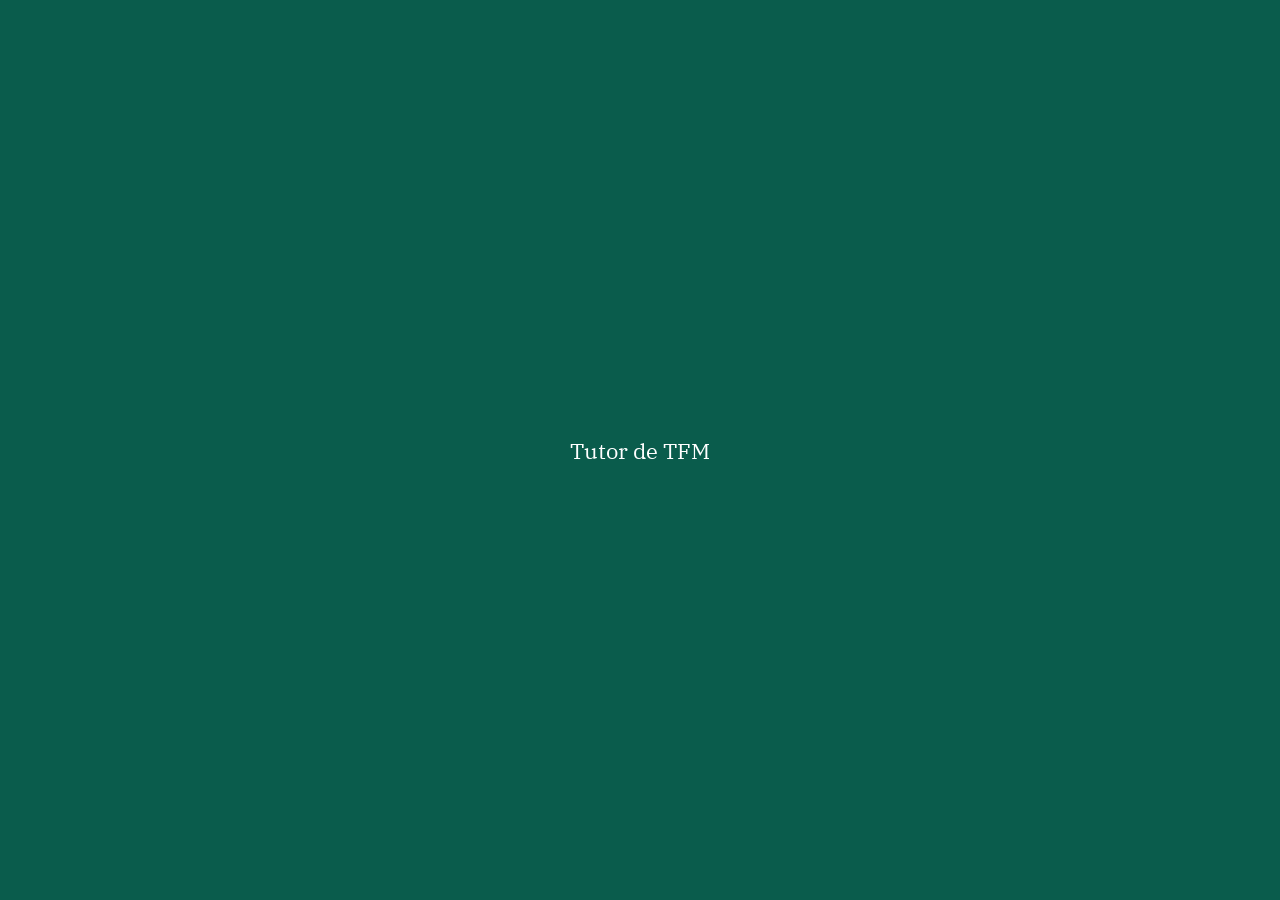
<file: index.html>
<!doctype html>
<html lang="es">
<head>
  <meta charset="utf-8" />
  <meta name="viewport" content="width=device-width, initial-scale=1" />
  <title>Tutor de TFM — Iniciar sesión</title>
  <link rel="stylesheet" href="css/styles.css" />
</head>
<body>
  <div id="splash" class="splash">
    <span class="splash-logo-fallback">Tutor de TFM</span>
  </div>
  <main class="page page-narrow">
    <div class="card" id="set-password-card" hidden>
      <h1>Crea tu contraseña</h1>
      <p class="muted" style="margin-top:6px">Ya casi está — elige una contraseña para acceder al Tutor de TFM.</p>
      <form id="set-password-form" class="stack" style="margin-top:16px">
        <div>
          <label for="new-password">Contraseña (mínimo 6 caracteres)</label>
          <input id="new-password" type="password" required minlength="6" autocomplete="new-password" />
        </div>
        <button type="submit">Guardar y entrar</button>
        <p id="set-password-error" class="error-msg" hidden></p>
      </form>
    </div>

    <div class="card" id="login-card">
      <div class="eyebrow">Itinerario guiado · Ciencias de la salud</div>
      <h1>Tutor de TFM</h1>
      <p class="muted" style="margin-top:6px">Una guía por fases para elaborar tu Trabajo Fin de Máster. La IA corrige y orienta tu trabajo; la redacción es siempre tuya.</p>
      <form id="login-form" class="stack" style="margin-top:20px">
        <div>
          <label for="email">Email</label>
          <input id="email" type="email" required autocomplete="username" />
        </div>
        <div>
          <label for="password">Contraseña</label>
          <input id="password" type="password" required autocomplete="current-password" />
        </div>
        <button type="submit">Entrar</button>
        <p id="error" class="error-msg" hidden></p>
      </form>
      <p class="muted"><a href="#" id="show-forgot-password">¿Olvidaste tu contraseña?</a></p>
      <p class="muted" style="margin-top:14px;font-size:12px">El acceso es solo por invitación. Si no tienes cuenta todavía, pide a tu administrador/a que te dé de alta.</p>
    </div>

    <div class="card" id="forgot-password-card" hidden>
      <h1>Recuperar contraseña</h1>
      <p class="muted" style="margin-top:6px">Escribe tu email y te enviaremos un enlace para elegir una contraseña nueva.</p>
      <form id="forgot-password-form" class="stack" style="margin-top:16px">
        <div>
          <label for="forgot-email">Email</label>
          <input id="forgot-email" type="email" required autocomplete="username" />
        </div>
        <button type="submit">Enviar enlace</button>
        <p id="forgot-password-message" class="muted" hidden></p>
        <p id="forgot-password-error" class="error-msg" hidden></p>
      </form>
      <p class="muted" style="margin-top:14px"><a href="#" id="show-login-from-forgot">&larr; Volver a iniciar sesión</a></p>
    </div>

    <p class="muted" style="margin-top:20px;font-size:12px">Aviso: tu trabajo queda asociado a tu cuenta y es accesible para los docentes que se vinculen a tu código. No incluyas datos identificativos de pacientes.</p>
    <p class="muted" style="margin-top:6px;font-size:12px"><a href="privacidad.html">Política de privacidad</a></p>
  </main>
  <script type="module" src="js/page-login.js"></script>
</body>
</html>
</file>
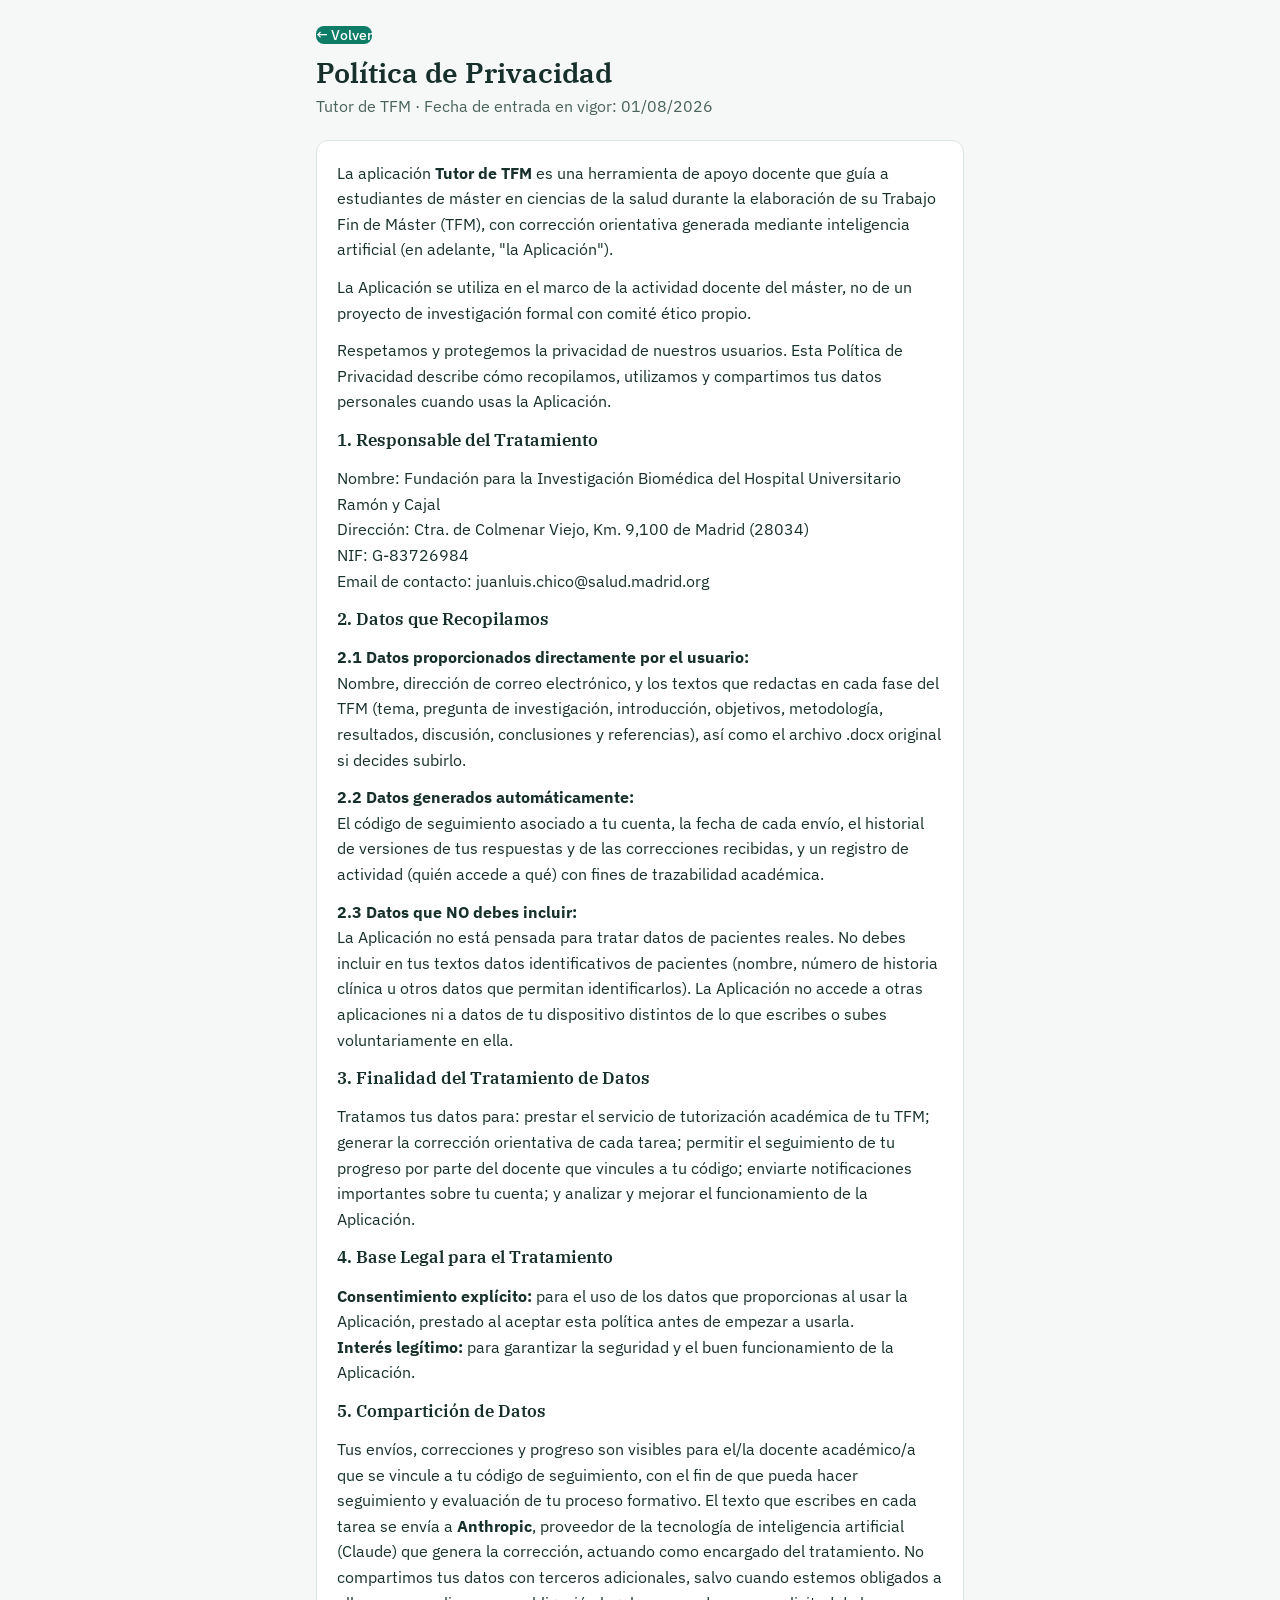
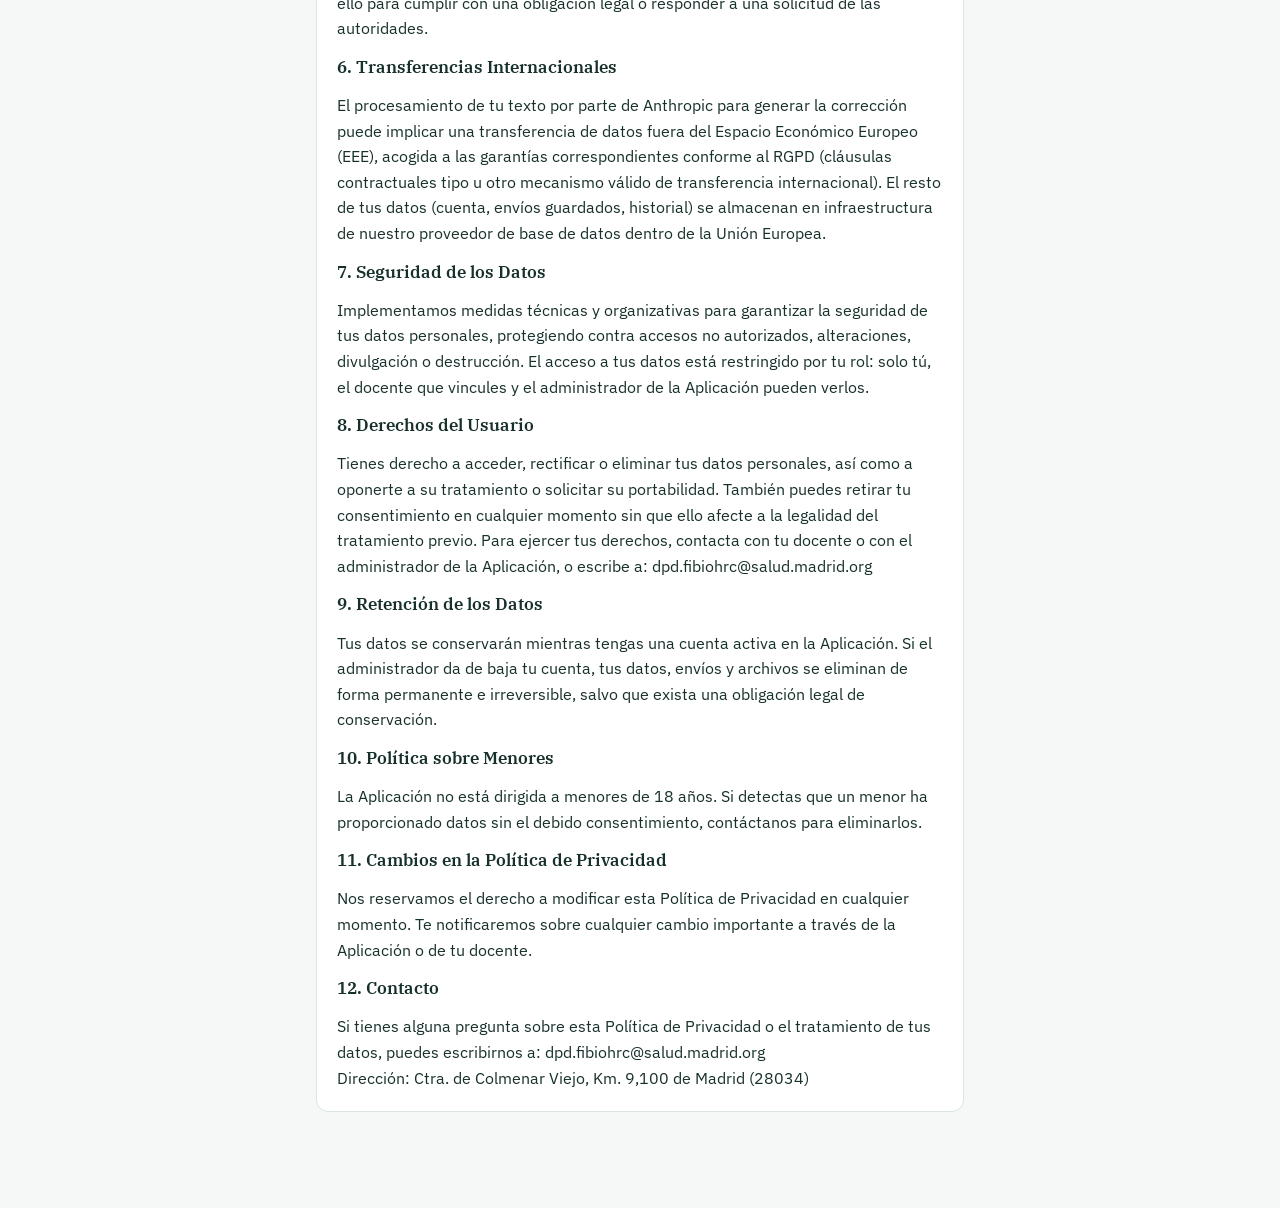
<file: privacidad.html>
<!doctype html>
<html lang="es">
<head>
  <meta charset="utf-8" />
  <meta name="viewport" content="width=device-width, initial-scale=1" />
  <title>Política de Privacidad — Tutor de TFM</title>
  <link rel="stylesheet" href="css/styles.css" />
</head>
<body>
  <main class="page" style="max-width:680px">
    <button class="back-link" onclick="history.length > 1 ? history.back() : (window.location.href='index.html')">&larr; Volver</button>
    <div class="header">
      <h1>Política de Privacidad</h1>
      <p>Tutor de TFM · Fecha de entrada en vigor: 01/08/2026</p>
    </div>

    <div class="card stack" style="line-height:1.6">
      <p>La aplicación <strong>Tutor de TFM</strong> es una herramienta de apoyo docente que guía a estudiantes de máster en ciencias de la salud durante la elaboración de su Trabajo Fin de Máster (TFM), con corrección orientativa generada mediante inteligencia artificial (en adelante, "la Aplicación").</p>
      <p>La Aplicación se utiliza en el marco de la actividad docente del máster, no de un proyecto de investigación formal con comité ético propio.</p>
      <p>Respetamos y protegemos la privacidad de nuestros usuarios. Esta Política de Privacidad describe cómo recopilamos, utilizamos y compartimos tus datos personales cuando usas la Aplicación.</p>

      <h3 class="f-display" style="font-size:17px">1. Responsable del Tratamiento</h3>
      <p>
        Nombre: Fundación para la Investigación Biomédica del Hospital Universitario Ramón y Cajal<br />
        Dirección: Ctra. de Colmenar Viejo, Km. 9,100 de Madrid (28034)<br />
        NIF: G-83726984<br />
        Email de contacto: juanluis.chico@salud.madrid.org
      </p>

      <h3 class="f-display" style="font-size:17px">2. Datos que Recopilamos</h3>
      <p><strong>2.1 Datos proporcionados directamente por el usuario:</strong><br />
      Nombre, dirección de correo electrónico, y los textos que redactas en cada fase del TFM (tema, pregunta de investigación, introducción, objetivos, metodología, resultados, discusión, conclusiones y referencias), así como el archivo .docx original si decides subirlo.</p>
      <p><strong>2.2 Datos generados automáticamente:</strong><br />
      El código de seguimiento asociado a tu cuenta, la fecha de cada envío, el historial de versiones de tus respuestas y de las correcciones recibidas, y un registro de actividad (quién accede a qué) con fines de trazabilidad académica.</p>
      <p><strong>2.3 Datos que NO debes incluir:</strong><br />
      La Aplicación no está pensada para tratar datos de pacientes reales. No debes incluir en tus textos datos identificativos de pacientes (nombre, número de historia clínica u otros datos que permitan identificarlos). La Aplicación no accede a otras aplicaciones ni a datos de tu dispositivo distintos de lo que escribes o subes voluntariamente en ella.</p>

      <h3 class="f-display" style="font-size:17px">3. Finalidad del Tratamiento de Datos</h3>
      <p>Tratamos tus datos para: prestar el servicio de tutorización académica de tu TFM; generar la corrección orientativa de cada tarea; permitir el seguimiento de tu progreso por parte del docente que vincules a tu código; enviarte notificaciones importantes sobre tu cuenta; y analizar y mejorar el funcionamiento de la Aplicación.</p>

      <h3 class="f-display" style="font-size:17px">4. Base Legal para el Tratamiento</h3>
      <p><strong>Consentimiento explícito:</strong> para el uso de los datos que proporcionas al usar la Aplicación, prestado al aceptar esta política antes de empezar a usarla.<br />
      <strong>Interés legítimo:</strong> para garantizar la seguridad y el buen funcionamiento de la Aplicación.</p>

      <h3 class="f-display" style="font-size:17px">5. Compartición de Datos</h3>
      <p>Tus envíos, correcciones y progreso son visibles para el/la docente académico/a que se vincule a tu código de seguimiento, con el fin de que pueda hacer seguimiento y evaluación de tu proceso formativo. El texto que escribes en cada tarea se envía a <strong>Anthropic</strong>, proveedor de la tecnología de inteligencia artificial (Claude) que genera la corrección, actuando como encargado del tratamiento. No compartimos tus datos con terceros adicionales, salvo cuando estemos obligados a ello para cumplir con una obligación legal o responder a una solicitud de las autoridades.</p>

      <h3 class="f-display" style="font-size:17px">6. Transferencias Internacionales</h3>
      <p>El procesamiento de tu texto por parte de Anthropic para generar la corrección puede implicar una transferencia de datos fuera del Espacio Económico Europeo (EEE), acogida a las garantías correspondientes conforme al RGPD (cláusulas contractuales tipo u otro mecanismo válido de transferencia internacional). El resto de tus datos (cuenta, envíos guardados, historial) se almacenan en infraestructura de nuestro proveedor de base de datos dentro de la Unión Europea.</p>

      <h3 class="f-display" style="font-size:17px">7. Seguridad de los Datos</h3>
      <p>Implementamos medidas técnicas y organizativas para garantizar la seguridad de tus datos personales, protegiendo contra accesos no autorizados, alteraciones, divulgación o destrucción. El acceso a tus datos está restringido por tu rol: solo tú, el docente que vincules y el administrador de la Aplicación pueden verlos.</p>

      <h3 class="f-display" style="font-size:17px">8. Derechos del Usuario</h3>
      <p>Tienes derecho a acceder, rectificar o eliminar tus datos personales, así como a oponerte a su tratamiento o solicitar su portabilidad. También puedes retirar tu consentimiento en cualquier momento sin que ello afecte a la legalidad del tratamiento previo. Para ejercer tus derechos, contacta con tu docente o con el administrador de la Aplicación, o escribe a: dpd.fibiohrc@salud.madrid.org</p>

      <h3 class="f-display" style="font-size:17px">9. Retención de los Datos</h3>
      <p>Tus datos se conservarán mientras tengas una cuenta activa en la Aplicación. Si el administrador da de baja tu cuenta, tus datos, envíos y archivos se eliminan de forma permanente e irreversible, salvo que exista una obligación legal de conservación.</p>

      <h3 class="f-display" style="font-size:17px">10. Política sobre Menores</h3>
      <p>La Aplicación no está dirigida a menores de 18 años. Si detectas que un menor ha proporcionado datos sin el debido consentimiento, contáctanos para eliminarlos.</p>

      <h3 class="f-display" style="font-size:17px">11. Cambios en la Política de Privacidad</h3>
      <p>Nos reservamos el derecho a modificar esta Política de Privacidad en cualquier momento. Te notificaremos sobre cualquier cambio importante a través de la Aplicación o de tu docente.</p>

      <h3 class="f-display" style="font-size:17px">12. Contacto</h3>
      <p>Si tienes alguna pregunta sobre esta Política de Privacidad o el tratamiento de tus datos, puedes escribirnos a: dpd.fibiohrc@salud.madrid.org<br />
      Dirección: Ctra. de Colmenar Viejo, Km. 9,100 de Madrid (28034)</p>
    </div>
  </main>
</body>
</html>
</file>
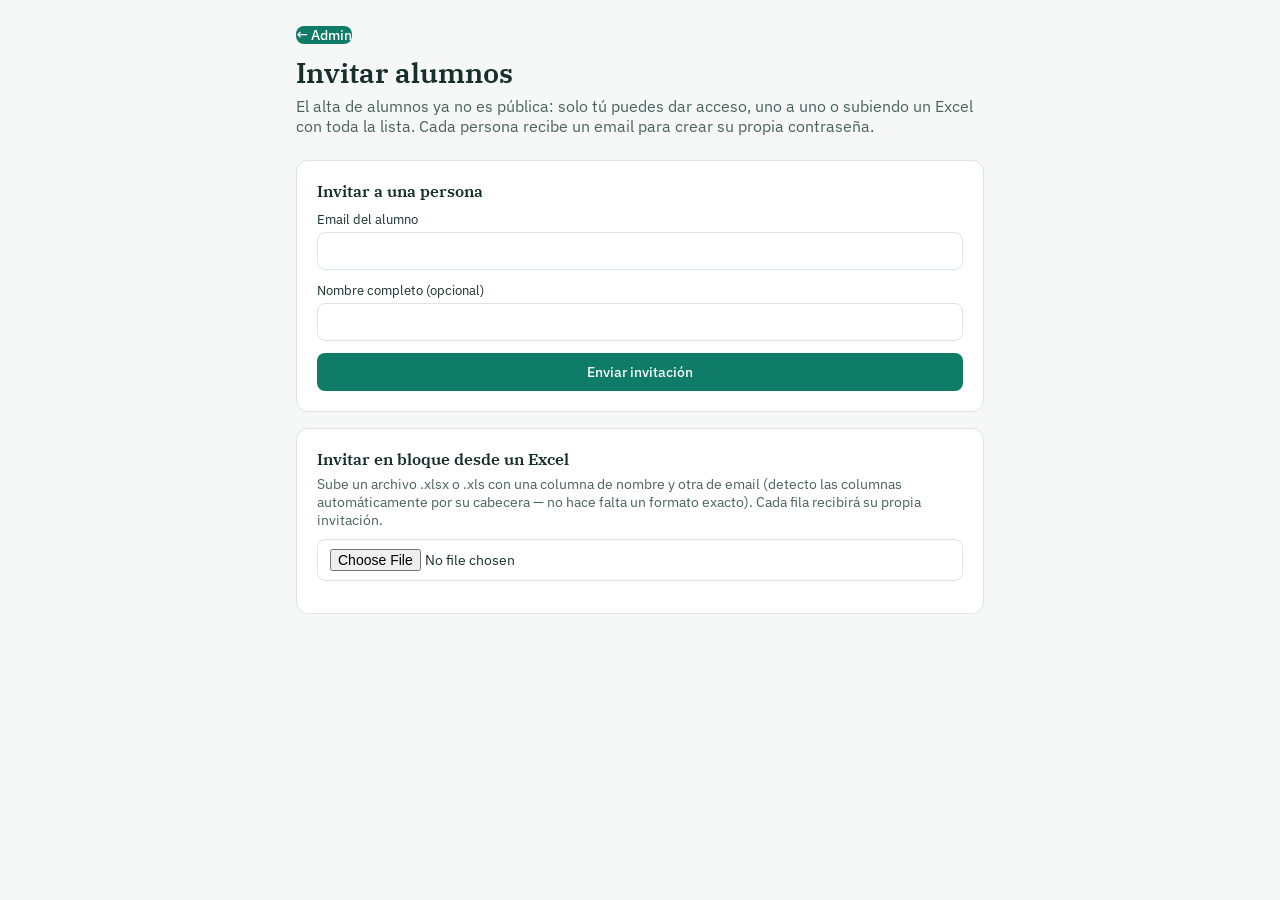
<file: admin/invitar-alumnos.html>
<!doctype html>
<html lang="es">
<head>
  <meta charset="utf-8" />
  <meta name="viewport" content="width=device-width, initial-scale=1" />
  <title>Invitar alumnos — Tutor de TFM</title>
  <link rel="stylesheet" href="../css/styles.css" />
</head>
<body>
  <header id="app-nav"></header>
  <main class="page">
    <button class="back-link" onclick="window.location.href='index.html'">&larr; Admin</button>
    <div class="header">
      <h1>Invitar alumnos</h1>
      <p>El alta de alumnos ya no es pública: solo tú puedes dar acceso, uno a uno o subiendo un Excel con toda la lista. Cada persona recibe un email para crear su propia contraseña.</p>
    </div>

    <div class="card">
      <h3 class="f-display" style="font-size:16px;margin-bottom:10px">Invitar a una persona</h3>
      <form id="invite-form" class="stack">
        <div>
          <label for="email">Email del alumno</label>
          <input id="email" type="email" required />
        </div>
        <div>
          <label for="full_name">Nombre completo (opcional)</label>
          <input id="full_name" type="text" />
        </div>
        <button type="submit" id="submit-btn">Enviar invitación</button>
        <p id="error" class="error-msg" hidden></p>
        <p id="success" class="success-msg" hidden></p>
      </form>
    </div>

    <div class="card" style="margin-top:16px">
      <h3 class="f-display" style="font-size:16px;margin-bottom:6px">Invitar en bloque desde un Excel</h3>
      <p class="muted" style="margin-bottom:10px">Sube un archivo .xlsx o .xls con una columna de nombre y otra de email (detecto las columnas automáticamente por su cabecera — no hace falta un formato exacto). Cada fila recibirá su propia invitación.</p>
      <input type="file" id="excel-file" accept=".xlsx,.xls" />
      <div id="excel-preview" style="margin-top:12px"></div>
      <div id="excel-actions" style="margin-top:12px" hidden>
        <button id="excel-enviar">Enviar invitaciones</button>
      </div>
      <div id="excel-resultados" style="margin-top:12px"></div>
      <p id="excel-error" class="error-msg" hidden></p>
    </div>
  </main>
  <script type="module" src="../js/page-admin-invitar-alumnos.js"></script>
</body>
</html>
</file>
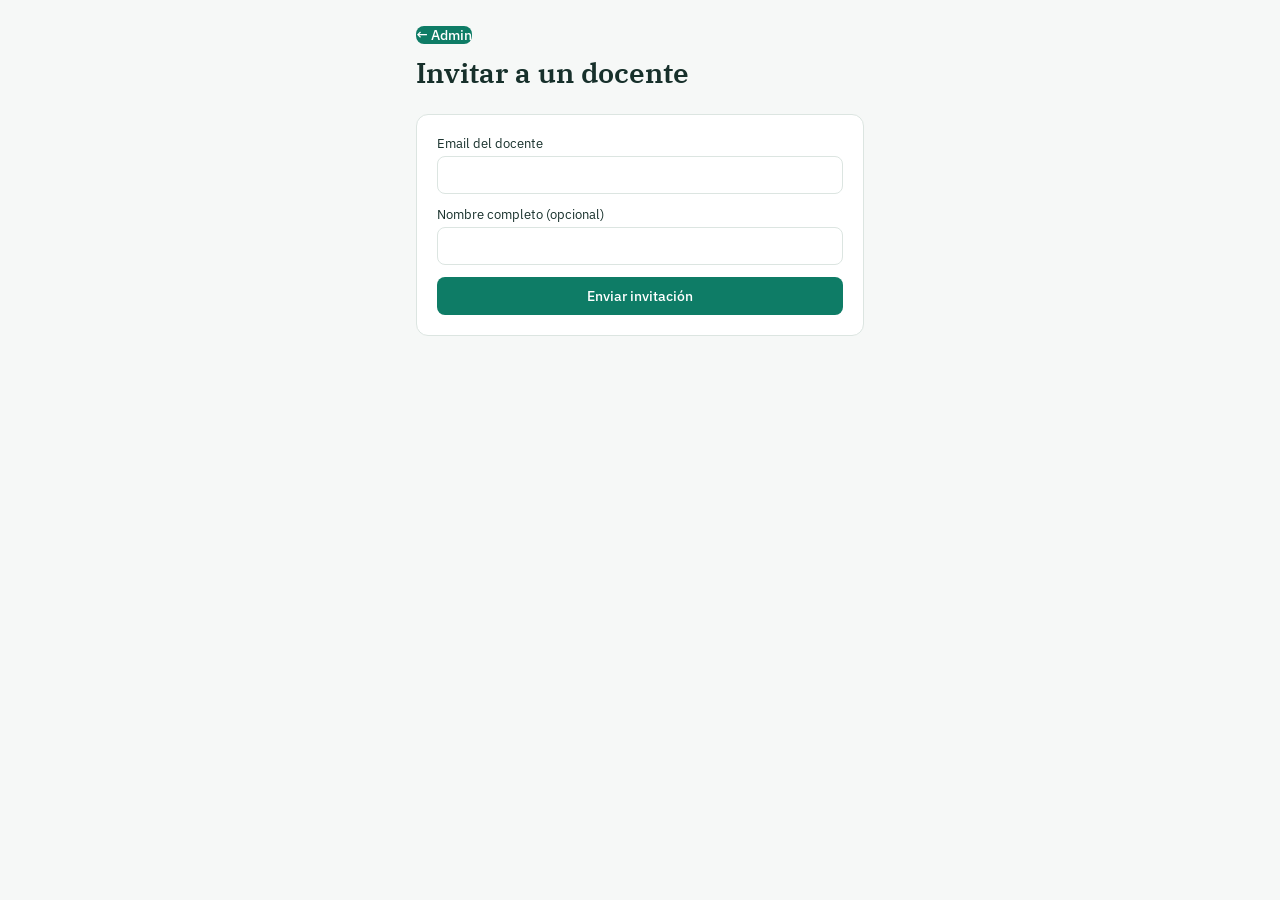
<file: admin/invite-docente.html>
<!doctype html>
<html lang="es">
<head>
  <meta charset="utf-8" />
  <meta name="viewport" content="width=device-width, initial-scale=1" />
  <title>Invitar docente — Tutor de TFM</title>
  <link rel="stylesheet" href="../css/styles.css" />
</head>
<body>
  <header id="app-nav"></header>
  <main class="page page-narrow">
    <button class="back-link" onclick="window.location.href='index.html'">&larr; Admin</button>
    <div class="header"><h1>Invitar a un docente</h1></div>
    <div class="card">
      <form id="invite-form" class="stack">
        <div>
          <label for="email">Email del docente</label>
          <input id="email" type="email" required />
        </div>
        <div>
          <label for="full_name">Nombre completo (opcional)</label>
          <input id="full_name" type="text" />
        </div>
        <button type="submit" id="submit-btn">Enviar invitación</button>
        <p id="error" class="error-msg" hidden></p>
        <p id="success" class="success-msg" hidden></p>
      </form>
    </div>
  </main>
  <script type="module" src="../js/page-admin-invite-docente.js"></script>
</body>
</html>
</file>
<file: css/styles.css>
@import url('https://fonts.googleapis.com/css2?family=IBM+Plex+Serif:wght@500;600&family=IBM+Plex+Sans:wght@400;500;600&display=swap');

:root {
  --fondo: #F6F8F7;
  --tinta: #17302B;
  --tinta-suave: #4A625C;
  --acento: #0E7C66;
  --acento-oscuro: #0A5C4C;
  --acento-claro: #E3F0EC;
  --ambar: #B97E24;
  --ambar-claro: #F7EEDC;
  --blanco: #FFFFFF;
  --borde: #DCE5E1;
  --rojo: #A6453C;
}

* { box-sizing: border-box; }

body {
  margin: 0;
  background: var(--fondo);
  color: var(--tinta);
  font-family: 'IBM Plex Sans', system-ui, sans-serif;
  -webkit-font-smoothing: antialiased;
}

h1, h2, h3, .f-display {
  font-family: 'IBM Plex Serif', Georgia, serif;
  font-weight: 600;
  margin: 0;
  color: var(--tinta);
}

p { margin: 0; }

a { color: var(--acento-oscuro); }

textarea:focus, input:focus, select:focus, button:focus-visible {
  outline: 2px solid var(--acento);
  outline-offset: 1px;
}

@media (prefers-reduced-motion: reduce) {
  * { transition: none !important; animation: none !important; }
}

main, .page {
  max-width: 720px;
  margin: 0 auto;
  padding: 24px 16px 96px;
}

.page-narrow { max-width: 480px; }

.eyebrow {
  font-size: 12px;
  letter-spacing: 0.08em;
  text-transform: uppercase;
  color: var(--acento);
  margin-bottom: 8px;
}

.muted { color: var(--tinta-suave); font-size: 14px; }

.header { margin-bottom: 24px; }
.header h1 { font-size: 28px; line-height: 1.2; }
.header p { margin-top: 6px; color: var(--tinta-suave); }

.back-link {
  display: inline-block;
  background: none;
  border: none;
  color: var(--acento-oscuro);
  font-family: inherit;
  font-size: 14px;
  cursor: pointer;
  padding: 0;
  margin-bottom: 12px;
  text-decoration: none;
}

.card {
  background: var(--blanco);
  border: 1px solid var(--borde);
  border-radius: 12px;
  padding: 20px;
}

.card + .card { margin-top: 16px; }

.card-tinted {
  background: var(--acento-claro);
  border: 1px solid rgba(14, 124, 102, 0.25);
}

.card-amber {
  background: var(--ambar-claro);
  border: 1px solid rgba(185, 126, 36, 0.3);
}

.stack { display: flex; flex-direction: column; gap: 12px; }
.row { display: flex; align-items: center; gap: 12px; flex-wrap: wrap; }
.row-between { display: flex; align-items: center; justify-content: space-between; gap: 8px; flex-wrap: wrap; }

label {
  display: block;
  font-size: 13px;
  color: var(--tinta);
  margin-bottom: 4px;
}

input[type="text"], input[type="email"], input[type="password"], input[type="file"],
textarea, select {
  width: 100%;
  font-family: inherit;
  font-size: 14px;
  color: var(--tinta);
  border: 1px solid var(--borde);
  border-radius: 8px;
  padding: 9px 12px;
  background: var(--blanco);
}

textarea { resize: vertical; }

button, .btn {
  font-family: inherit;
  font-weight: 500;
  font-size: 14px;
  border-radius: 8px;
  padding: 10px 20px;
  border: none;
  cursor: pointer;
}

button:disabled { cursor: not-allowed; opacity: 0.6; }

.btn-primario, button:not([class*="btn-"]) {
  background: var(--acento);
  color: var(--blanco);
}
.btn-primario:disabled { background: var(--tinta-suave); }

.btn-secundario {
  background: var(--blanco);
  color: var(--acento-oscuro);
  border: 1px solid var(--acento);
}

.btn-fantasma {
  background: transparent;
  color: var(--tinta-suave);
  padding: 6px 10px;
}

.btn-small { padding: 6px 14px; font-size: 13px; }
.btn-danger { background: var(--rojo); color: var(--blanco); }

.error-msg { color: var(--rojo); font-size: 14px; margin-top: 10px; }
.success-msg { color: var(--acento-oscuro); font-size: 14px; margin-top: 10px; }

.loading {
  display: flex;
  align-items: center;
  gap: 8px;
  font-size: 14px;
  color: var(--acento-oscuro);
  padding: 8px 0;
}
.loading[hidden] { display: none; }
.loading-dot {
  width: 8px; height: 8px; border-radius: 50%;
  background: var(--acento);
  animation: pulse 1.2s ease-in-out infinite;
}
@keyframes pulse { 0%,100% { opacity: 0.3; } 50% { opacity: 1; } }

.notice {
  font-size: 13px;
  background: var(--ambar-claro);
  color: var(--ambar);
  border: 1px solid var(--ambar);
  border-radius: 10px;
  padding: 12px;
  max-width: 640px;
  margin: 0 auto 16px;
}

/* Selector de rol / tarjetas de acceso */
.role-list { display: flex; flex-direction: column; gap: 12px; }
.role-card {
  display: block;
  width: 100%;
  text-align: left;
  background: var(--blanco);
  border: 1px solid var(--borde);
  border-radius: 12px;
  padding: 20px;
  cursor: pointer;
}
.role-card .f-display { font-size: 18px; color: var(--acento-oscuro); display: block; }
.role-card .muted { display: block; margin-top: 4px; }

/* Itinerario vertical */
.itinerario { list-style: none; margin: 0; padding: 0; margin-left: 12px; }
.itinerario-item {
  position: relative;
  padding-left: 24px;
  padding-bottom: 16px;
  border-left: 2px solid var(--borde);
}
.itinerario-item:last-child { border-left-color: transparent; }
.itinerario-dot {
  position: absolute;
  left: -9px; top: 4px;
  width: 16px; height: 16px;
  border-radius: 50%;
  border: 2px solid var(--blanco);
  background: var(--borde);
}
.itinerario-dot.completada { background: var(--acento); box-shadow: 0 0 0 1px var(--acento); }
.itinerario-dot.en-curso { background: var(--ambar); box-shadow: 0 0 0 1px var(--ambar); }
.itinerario-link {
  display: block;
  width: 100%;
  text-align: left;
  background: var(--blanco);
  border: 1px solid var(--borde);
  border-radius: 12px;
  padding: 14px 16px;
  text-decoration: none;
  cursor: pointer;
}
.itinerario-link .f-display { font-size: 16px; display: block; }
.estado { font-size: 12px; }
.estado.pendiente { color: var(--tinta-suave); }
.estado.en-curso { color: var(--ambar); }
.estado.completada { color: var(--acento-oscuro); }

.badge {
  display: inline-block;
  font-size: 12px;
  padding: 3px 10px;
  border-radius: 999px;
}
.badge.pendiente { background: var(--fondo); color: var(--tinta-suave); }
.badge.en-curso { background: var(--ambar-claro); color: var(--ambar); }
.badge.completada { background: var(--acento-claro); color: var(--acento-oscuro); }

/* Tareas dentro de una fase */
.paso-label { font-size: 12px; letter-spacing: 0.08em; text-transform: uppercase; color: var(--tinta-suave); margin-bottom: 4px; }

.file-drop {
  margin-top: 8px;
  border-radius: 8px;
  padding: 10px 12px;
  background: var(--fondo);
  border: 1px dashed var(--borde);
}

.feedback-box {
  border-radius: 8px;
  padding: 14px;
  margin-top: 12px;
  background: var(--ambar-claro);
  border: 1px solid rgba(185, 126, 36, 0.3);
  white-space: pre-line;
  line-height: 1.5;
  font-size: 14px;
}

.historial-item {
  border-radius: 8px;
  padding: 12px;
  margin-top: 8px;
  background: var(--fondo);
  border: 1px solid var(--borde);
}

/* Respuesta del propio alumno dentro de un historial: caja distinta de la
   corrección de la IA (.feedback-box, en ámbar) para que no se confundan de
   un vistazo — fondo blanco y franja de acento a la izquierda. */
.respuesta-alumno {
  border-radius: 8px;
  padding: 12px;
  margin: 8px 0;
  background: var(--blanco);
  border: 1px solid var(--borde);
  border-left: 3px solid var(--acento);
}

details > summary { cursor: pointer; color: var(--acento-oscuro); font-size: 14px; }

/* Barra superior */
.top-bar {
  display: flex;
  align-items: center;
  justify-content: space-between;
  padding: 14px 16px;
  background: var(--blanco);
  border-bottom: 1px solid var(--borde);
}
.brand { font-family: 'IBM Plex Serif', serif; font-weight: 600; color: var(--tinta); text-decoration: none; font-size: 16px; }
.top-bar-user { display: flex; align-items: center; gap: 12px; font-size: 13px; color: var(--tinta-suave); }
.link-button { background: none; border: none; color: var(--acento-oscuro); font-family: inherit; font-size: 13px; cursor: pointer; padding: 0; }

/* Splash de arranque */
.splash {
  position: fixed; inset: 0;
  display: flex; align-items: center; justify-content: center;
  background: var(--acento-oscuro);
  z-index: 50;
  transition: opacity 0.4s ease;
}
.splash-hide { opacity: 0; pointer-events: none; }
.splash-logo { max-width: 160px; }
.splash-logo-fallback { color: var(--blanco); font-family: 'IBM Plex Serif', serif; font-size: 22px; }

table { width: 100%; border-collapse: collapse; font-size: 14px; }
th, td { text-align: left; padding: 8px; border-bottom: 1px solid var(--borde); }
th { color: var(--tinta-suave); font-weight: 500; font-size: 12px; text-transform: uppercase; letter-spacing: 0.04em; }
</file>
